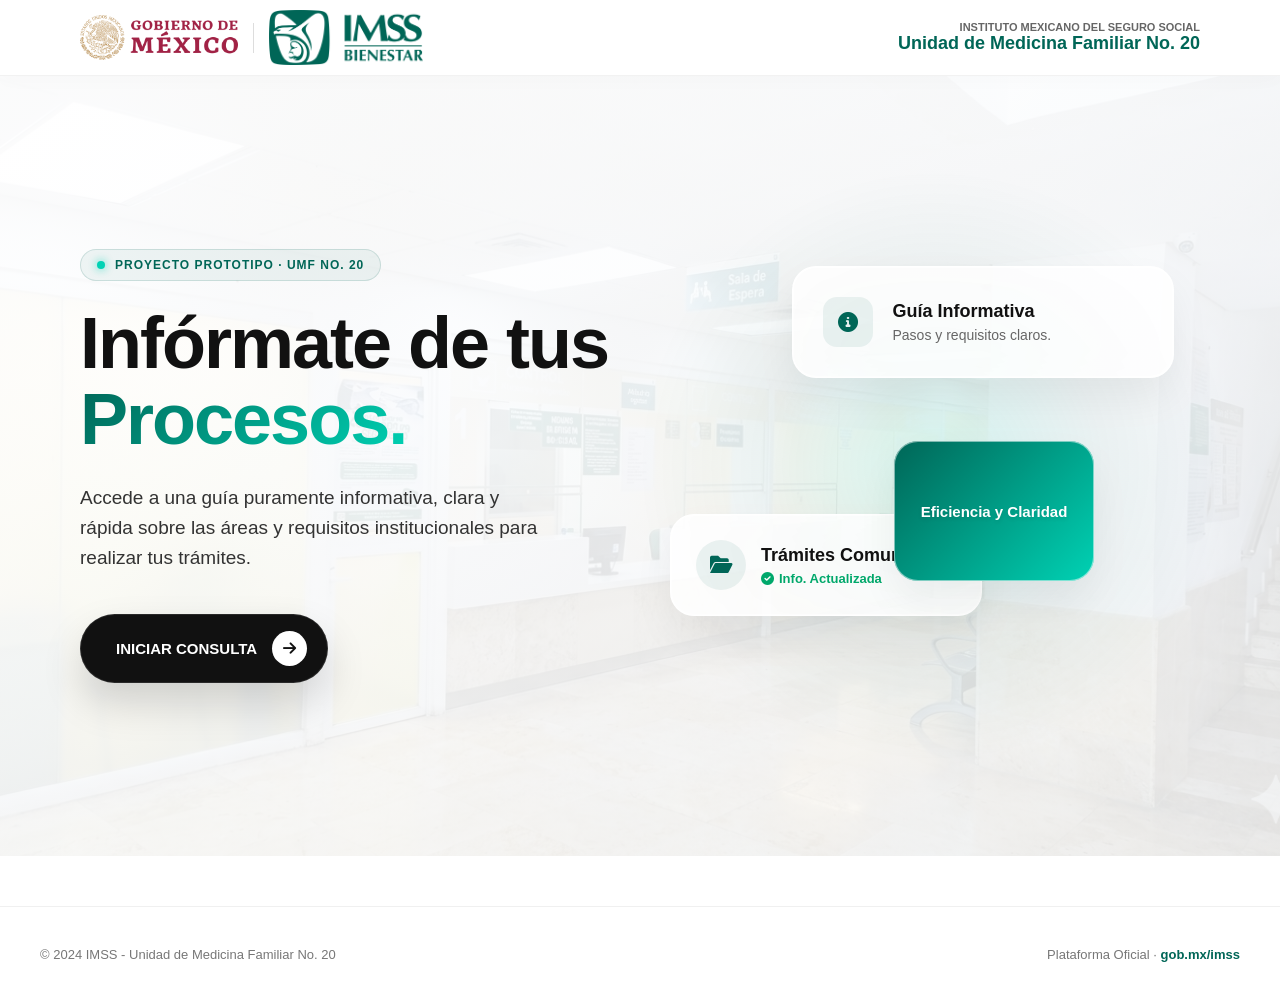
<file: index.html>
<!DOCTYPE html>
<html lang="es">
<head>
    <meta charset="UTF-8">
    <meta name="viewport" content="width=device-width, initial-scale=1.0">
    <link rel="stylesheet" href="https://cdnjs.cloudflare.com/ajax/libs/font-awesome/6.0.0/css/all.min.css">
    <link rel="stylesheet" href="css/estilos_index.css">
    <script src="js/layout.js" defer></script>
    <title>Guía de Trámites IMSS - UMF #20 | Gobierno de México</title>
</head>
<body>

    <imss-header path-prefix="" show-title="true"></imss-header>

    <main class="seccion-hero-moderna">
        <div class="hero-image-full"></div>
        <div class="container-custom hero-grid relative-content">
            <!-- Lado Izquierdo: Contenido -->
            <div class="hero-texto fade-up-1">
                <div class="badge-tech">
                    <span class="punto-verde"></span> Proyecto Prototipo &middot; UMF No. 20
                </div>
                <h1 class="titulo-masivo">
                    Infórmate de tus<br>
                    <span class="texto-gradiente">Procesos.</span>
                </h1>
                <p class="subtitulo-moderno">
                    Accede a una guía puramente informativa, clara y rápida sobre las áreas y requisitos institucionales para realizar tus trámites.
                </p>
                
                <div class="botones-hero">
                    <a href="menu/menu.html" class="btn-neo-primario">
                        <span>INICIAR CONSULTA</span>
                        <div class="btn-icono-flecha"><i class="fa-solid fa-arrow-right"></i></div>
                    </a>
                </div>
            </div>

            <!-- Lado Derecho: Composición Bento/Flotante -->
            <div class="hero-bento fade-up-2">
                <div class="glow-orb-moderno"></div>
                
                <div class="bento-card card-afiliacion float-anim-1">
                    <div class="bento-icon"><i class="fa-solid fa-circle-info"></i></div>
                    <div class="bento-info">
                        <h4>Guía Informativa</h4>
                        <p>Pasos y requisitos claros.</p>
                    </div>
                </div>

                <div class="bento-card card-rapido float-anim-2">
                    <div class="bento-icon-circulo"><i class="fa-solid fa-folder-open"></i></div>
                    <div class="bento-info-compact">
                        <h4>Trámites Comunes</h4>
                        <span class="status-ok"><i class="fa-solid fa-check-circle"></i> Info. Actualizada</span>
                    </div>
                </div>

                <div class="bento-card card-grafico float-anim-3">
                    <div class="glass-overlay-full">
                        <span>Eficiencia y Claridad</span>
                    </div>
                </div>
            </div>
        </div>
    </main>

    <imss-footer></imss-footer>

</body>
</html>
</file>
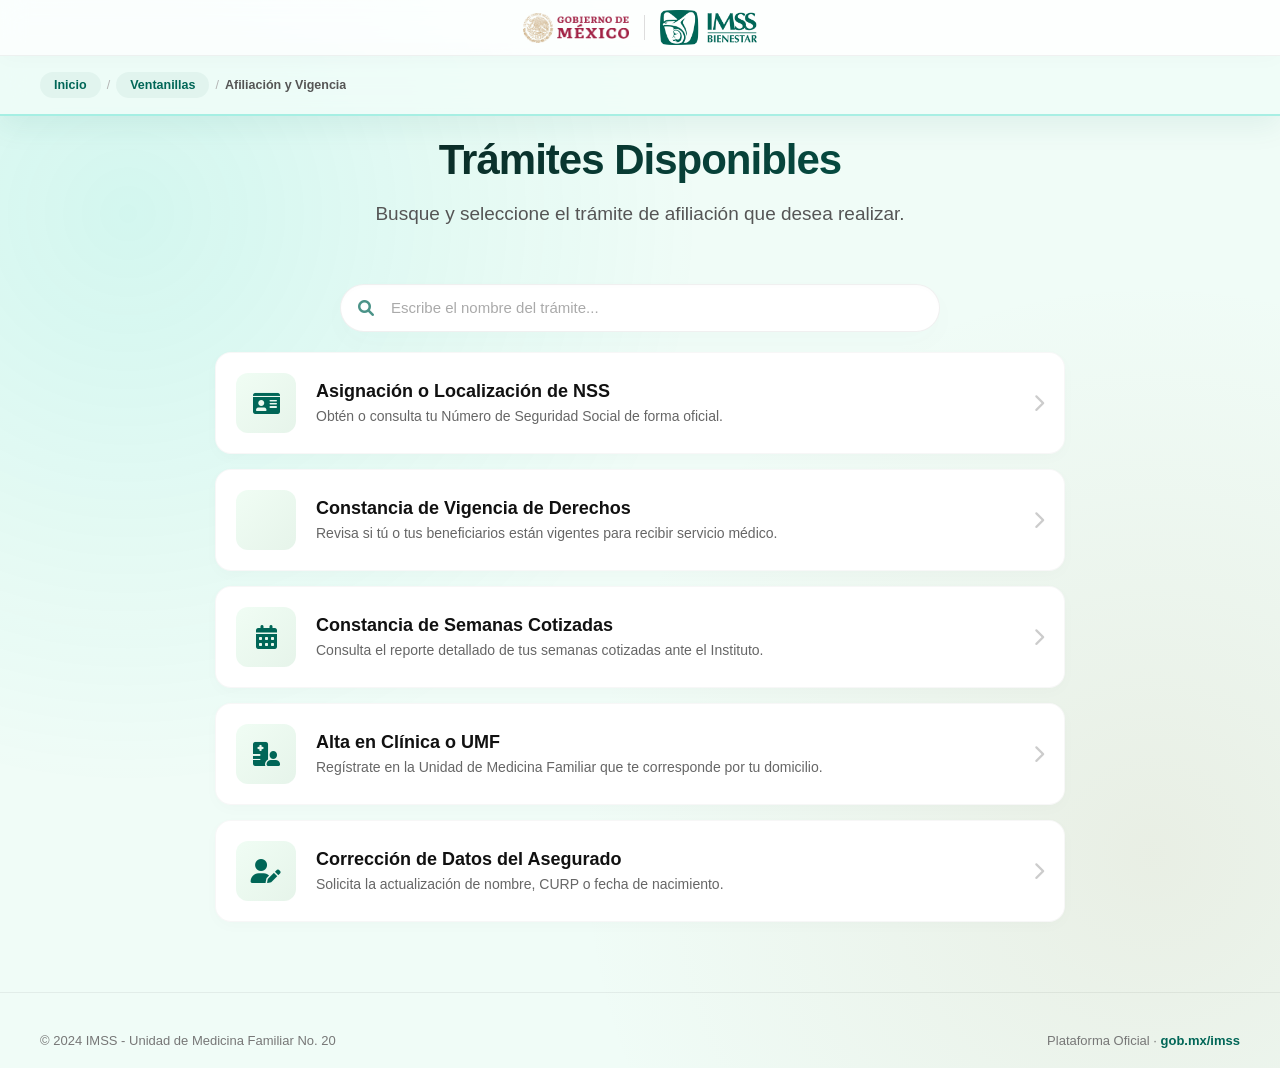
<file: menu/afiliacion.html>
<!DOCTYPE html>
<html lang="es">
<head>
    <meta charset="UTF-8" />
    <meta name="viewport" content="width=device-width, initial-scale=1.0" />
    <title>IMSS - Afiliación y Vigencia</title>
    <link rel="stylesheet" href="../css/estilos_contenido.css" />
    <link rel="stylesheet" href="https://cdnjs.cloudflare.com/ajax/libs/font-awesome/6.0.0/css/all.min.css">
    <script src="../js/layout.js" defer></script>
</head>

<body>
    <imss-header path-prefix="../"></imss-header>

    <nav class="navbar-secundaria">
        <div class="container-custom flex-nav">
            <div class="migajas-pan">
                <a href="../index.html">Inicio</a>
                <span class="separador">/</span>
                <a href="menu.html">Ventanillas</a>
                <span class="separador">/</span>
                <span class="actual">Afiliación y Vigencia</span>
            </div>
        </div>
    </nav>

    <main class="contenido-principal">
        <section class="container-custom">
            
            <div class="introduccion">
                <h1>Trámites Disponibles</h1>
                <p>Busque y seleccione el trámite de afiliación que desea realizar.</p>
            </div>

           <div class="search-wrapper">
    <div class="search-container">
        <i class="fa-solid fa-magnifying-glass"></i>
        <input type="text" id="buscador-afiliacion" onkeyup="filtrarLista()" placeholder="Escribe el nombre del trámite...">
    </div>
</div>

            <div class="lista-tramites-vertical" id="contenedor-afiliacion">
                
                <div class="item-tramite" onclick="ir('../tramites/afiliacion.html')">
                    <div class="icon-box"><i class="fa-solid fa-id-card"></i></div>
                    <div class="texto-tramite">
                        <h3>Asignación o Localización de NSS</h3>
                        <p>Obtén o consulta tu Número de Seguridad Social de forma oficial.</p>
                    </div>
                    <i class="fa-solid fa-chevron-right flecha"></i>
                </div>

                <div class="item-tramite" onclick="ir('../tramites/vigencia.html')">
                    <div class="icon-box"><i class="fa-solid fa-file-circle-check"></i></div>
                    <div class="texto-tramite">
                        <h3>Constancia de Vigencia de Derechos</h3>
                        <p>Revisa si tú o tus beneficiarios están vigentes para recibir servicio médico.</p>
                    </div>
                    <i class="fa-solid fa-chevron-right flecha"></i>
                </div>

                <div class="item-tramite" onclick="ir('../tramites/semanas.html')">
                    <div class="icon-box"><i class="fa-solid fa-calendar-days"></i></div>
                    <div class="texto-tramite">
                        <h3>Constancia de Semanas Cotizadas</h3>
                        <p>Consulta el reporte detallado de tus semanas cotizadas ante el Instituto.</p>
                    </div>
                    <i class="fa-solid fa-chevron-right flecha"></i>
                </div>

                <div class="item-tramite" onclick="ir('../tramites/alta-clinica.html')">
                    <div class="icon-box"><i class="fa-solid fa-hospital-user"></i></div>
                    <div class="texto-tramite">
                        <h3>Alta en Clínica o UMF</h3>
                        <p>Regístrate en la Unidad de Medicina Familiar que te corresponde por tu domicilio.</p>
                    </div>
                    <i class="fa-solid fa-chevron-right flecha"></i>
                </div>

                <div class="item-tramite" onclick="ir('../tramites/actualizacion.html')">
                    <div class="icon-box"><i class="fa-solid fa-user-pen"></i></div>
                    <div class="texto-tramite">
                        <h3>Corrección de Datos del Asegurado</h3>
                        <p>Solicita la actualización de nombre, CURP o fecha de nacimiento.</p>
                    </div>
                    <i class="fa-solid fa-chevron-right flecha"></i>
                </div>

            </div>
        </section>
    </main>

    <script>
        function filtrarLista() {
            let input = document.getElementById('buscador-afiliacion');
            let filter = input.value.toUpperCase();
            let contenedor = document.getElementById("contenedor-afiliacion");
            let items = contenedor.getElementsByClassName('item-tramite');

            for (let i = 0; i < items.length; i++) {
                let titulo = items[i].getElementsByTagName("h3")[0];
                let txtValue = titulo.textContent || titulo.innerText;
                if (txtValue.toUpperCase().indexOf(filter) > -1) {
                    items[i].style.display = "";
                    items[i].style.animation = "fadeIn 0.3s";
                } else {
                    items[i].style.display = "none";
                }
            }
        }

        function ir(url) {
            window.location.href = url;
        }
    </script>
    <imss-footer></imss-footer>
</body>
</html>
</file>
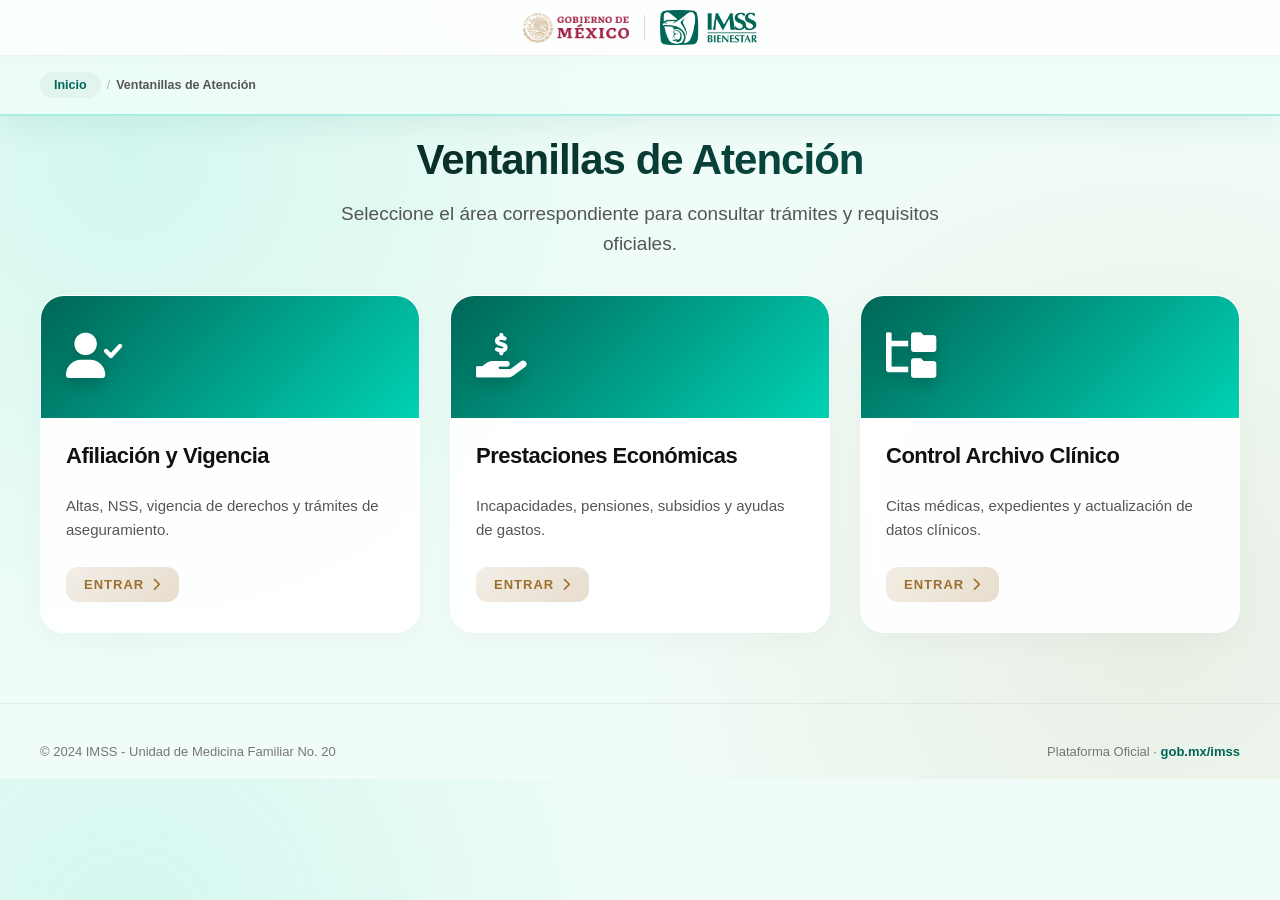
<file: menu/menu.html>
<!DOCTYPE html>
<html lang="es">
<head>
    <meta charset="UTF-8" />
    <meta name="viewport" content="width=device-width, initial-scale=1.0" />
    <title>IMSS - Ventanillas de Atención</title>
    <link rel="stylesheet" href="../css/estilos_contenido.css" />
    <link rel="stylesheet" href="https://cdnjs.cloudflare.com/ajax/libs/font-awesome/6.0.0/css/all.min.css">
    <script src="../js/layout.js" defer></script>
</head>

<body>
    <imss-header path-prefix="../"></imss-header>

    <nav class="navbar-secundaria">
        <div class="container-custom flex-nav">
            <div class="migajas-pan">
                <a href="../index.html">Inicio</a>
                <span class="separador">/</span>
                <span class="actual">Ventanillas de Atención</span>
            </div>
        </div>
    </nav>

    <main class="contenido-principal">
        <section class="container-custom">
            <div class="introduccion">
                <h1>Ventanillas de Atención</h1>
                <p>Seleccione el área correspondiente para consultar trámites y requisitos oficiales.</p>
            </div>

            <div class="grid-ventanillas">
                <div class="card-tramite" onclick="ir('afiliacion.html')">
                    <div class="card-icon"><i class="fa-solid fa-user-check"></i></div>
                    <div class="card-body">
                        <h3>Afiliación y Vigencia</h3>
                        <p class="card-desc">Altas, NSS, vigencia de derechos y trámites de aseguramiento.</p>
                        <span class="btn-text">Entrar <i class="fa-solid fa-chevron-right"></i></span>
                    </div>
                </div>

                <div class="card-tramite" onclick="ir('../ventanillas/prestaciones.html')">
                    <div class="card-icon"><i class="fa-solid fa-hand-holding-dollar"></i></div>
                    <div class="card-body">
                        <h3>Prestaciones Económicas</h3>
                        <p class="card-desc">Incapacidades, pensiones, subsidios y ayudas de gastos.</p>
                        <span class="btn-text">Entrar <i class="fa-solid fa-chevron-right"></i></span>
                    </div>
                </div>

                <div class="card-tramite" onclick="ir('../ventanillas/archivo.html')">
                    <div class="card-icon"><i class="fa-solid fa-folder-tree"></i></div>
                    <div class="card-body">
                        <h3>Control Archivo Clínico</h3>
                        <p class="card-desc">Citas médicas, expedientes y actualización de datos clínicos.</p>
                        <span class="btn-text">Entrar <i class="fa-solid fa-chevron-right"></i></span>
                    </div>
                </div>
            </div>
        </section>
    </main>

    <imss-footer></imss-footer>
    <script src="../js/script.js"></script>
</body>
</html>
</file>
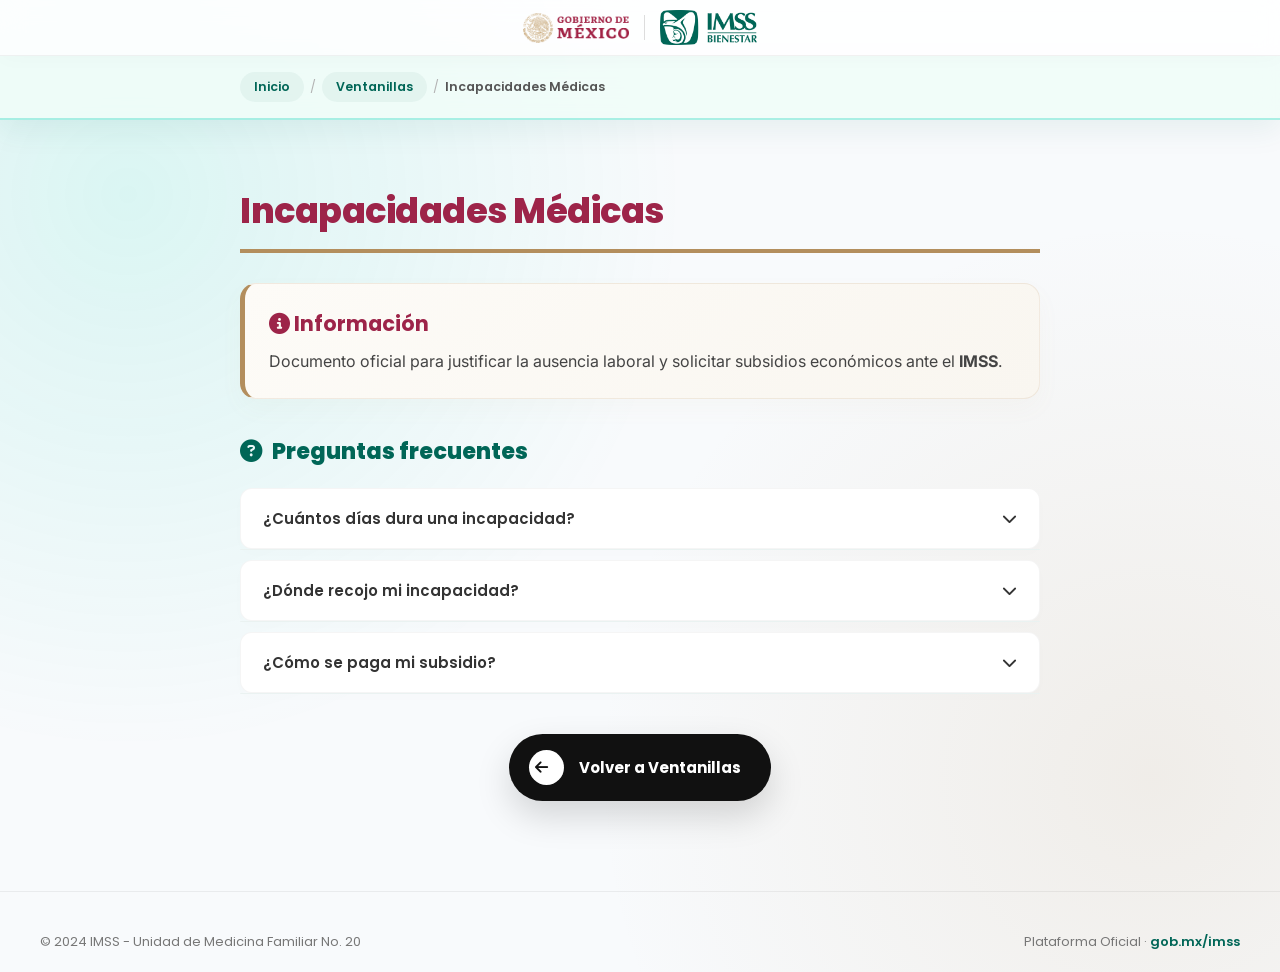
<file: tramites/afiliacion.html>
<!DOCTYPE html>
<html lang="es">
<head>
    <meta charset="UTF-8">
    <meta name="viewport" content="width=device-width, initial-scale=1.0">
    <title>Incapacidades | IMSS</title>
    <link href="https://fonts.googleapis.com/css2?family=Poppins:wght@400;500;600;700;800;900&family=Inter:wght@400;500;600&display=swap" rel="stylesheet">
    <link rel="stylesheet" href="https://cdnjs.cloudflare.com/ajax/libs/font-awesome/6.4.0/css/all.min.css">
    <link rel="stylesheet" href="../css/estilos_contenido.css">
    <script src="../js/layout.js" defer></script>
    
    <style>
        :root {
            --imss-verde: #006657;
            --gob-guinda: #9D2449;
            --gob-dorado: #B38E5D;
            --gris-suave: linear-gradient(135deg, #fdfbf7 0%, #f9f6f0 100%);
        }

        body {
            font-family: 'Inter', sans-serif;
            margin: 0;
            padding: 0;
            background-color: #f8fafc;
            color: #333;
            -webkit-tap-highlight-color: transparent; /* Mejora tacto en móvil */
        }

        .container {
            max-width: 800px;
            margin: 0 auto;
            padding: 40px 20px;
        }

        h1, h2, h3, h4, h5, h6 {
            font-family: 'Poppins', sans-serif;
        }

        /* Adaptación móvil para títulos */
        h1 {
            color: var(--gob-guinda);
            font-size: 2.2rem;
            font-weight: 800;
            border-bottom: 4px solid var(--gob-dorado);
            padding-bottom: 12px;
            margin-bottom: 30px;
            letter-spacing: -0.5px;
        }

        @media (max-width: 600px) {
            h1 { font-size: 1.8rem; }
            .container { padding: 20px 15px; }
        }

        /* Bloque de Información General */
        .info-header {
            background: var(--gris-suave);
            border-left: 5px solid var(--gob-dorado);
            border: 1px solid rgba(179, 142, 93, 0.15);
            border-left: 5px solid var(--gob-dorado);
            padding: 24px;
            border-radius: 16px;
            margin-bottom: 35px;
            box-shadow: 0 10px 25px rgba(179, 142, 93, 0.04);
        }

        .info-header h2 {
            margin: 0 0 10px 0;
            color: var(--gob-guinda);
            font-size: 1.3rem;
            font-weight: 700;
        }
        
        .info-header p {
            margin: 0;
            line-height: 1.6;
            color: #444;
        }

        button {
          font-family: 'Poppins', sans-serif;
          font-weight: 700;
        }

        .btn-regresar i{
            margin-right: 10px;
        }
        
        /* --- SECCIÓN VERDE: PREGUNTAS FRECUENTES --- */
        .faq-section h2 {
            color: var(--imss-verde);
            font-size: 1.4rem;
            font-weight: 800;
            margin-bottom: 20px;
            display: flex;
            align-items: center;
            gap: 10px;
        }

        .accordion {
            background-color: #fff;
            color: #333;
            cursor: pointer;
            padding: 18px 22px;
            width: 100%;
            border: 1px solid rgba(0, 0, 0, 0.04);
            text-align: left;
            font-size: 15px;
            font-weight: 600;
            margin-top: 10px;
            display: flex;
            justify-content: space-between;
            align-items: center;
            border-radius: 12px;
            transition: all 0.3s cubic-bezier(0.165, 0.84, 0.44, 1);
            box-shadow: 0 4px 15px rgba(0, 0, 0, 0.01);
        }

        .accordion:hover {
            border-color: rgba(0, 102, 87, 0.2);
            box-shadow: 0 6px 20px rgba(0, 102, 87, 0.04);
        }

        /* Solo el acordeón se vuelve verde al abrirse */
        .accordion.active {
            background: linear-gradient(135deg, var(--imss-verde) 0%, #004d41 100%);
            color: white;
            border-color: transparent;
            box-shadow: 0 10px 25px rgba(0, 102, 87, 0.15);
        }

        .panel-faq {
            background-color: #fff;
            max-height: 0;
            overflow: hidden;
            transition: max-height 0.3s ease-out;
            border-radius: 0 0 12px 12px;
            border: 1px solid rgba(0, 102, 87, 0.08);
            border-top: none;
            box-shadow: 0 10px 25px rgba(0, 102, 87, 0.02);
        }

        .panel-faq p {
            padding: 18px 22px;
            margin: 0;
            font-size: 14px;
            line-height: 1.6;
            color: #444;
        }

        /* Botón Volver */
        .btn-regresar {
            display: flex;
            width: fit-content;
            align-items: center;
            gap: 15px;
            margin: 40px auto 0 auto;
            padding: 16px 30px 16px 20px;
            background: #111;
            color: white;
            text-decoration: none;
            border-radius: 50px;
            font-weight: 700;
            font-size: 15px;
            font-family: 'Poppins', sans-serif;
            box-shadow: 0 15px 35px rgba(0,0,0,0.15);
            transition: all 0.4s cubic-bezier(0.2, 0.8, 0.2, 1);
        }

        .btn-icono-flecha {
            background: white;
            color: #111;
            width: 35px;
            height: 35px;
            border-radius: 50%;
            display: flex;
            align-items: center;
            justify-content: center;
            transition: transform 0.4s ease;
        }

        .btn-regresar:hover {
            background: var(--imss-verde);
            transform: translateY(-3px);
            box-shadow: 0 20px 40px rgba(0, 102, 87, 0.25);
        }

        .btn-regresar:hover .btn-icono-flecha {
            transform: translateX(-5px);
        }
    </style>
</head>
<body>

<imss-header path-prefix="../"></imss-header>

<nav class="navbar-secundaria">
    <div class="container-custom flex-nav" style="max-width: 800px; margin: 0 auto; padding: 0 20px;">
        <div class="migajas-pan">
            <a href="../index.html">Inicio</a>
            <span class="separador">/</span>
            <a href="../menu/menu.html">Ventanillas</a>
            <span class="separador">/</span>
            <span class="actual">Incapacidades Médicas</span>
        </div>
    </div>
</nav><div class="container">
    <h1>Incapacidades Médicas</h1>

    <div class="info-header">
        <h2><i class="fa-solid fa-circle-info"></i> Información</h2>
        <p>Documento oficial para justificar la ausencia laboral y solicitar subsidios económicos ante el <strong>IMSS</strong>.</p>
    </div>

    <div class="faq-section">
        <h2><i class="fa-solid fa-circle-question"></i> Preguntas frecuentes</h2>

        <button class="accordion">
            ¿Cuántos días dura una incapacidad?
            <i class="fa-solid fa-chevron-down"></i>
        </button>
        <div class="panel-faq">
            <p>Es determinada por el médico tratante según el diagnóstico. En <strong>Enfermedad General</strong> puede ser de 1 a 30 días iniciales, prorrogables hasta 52 semanas.</p>
        </div>

        <button class="accordion">
            ¿Dónde recojo mi incapacidad?
            <i class="fa-solid fa-chevron-down"></i>
        </button>
        <div class="panel-faq">
            <p>Puedes obtenerla digitalmente en la app <strong>IMSS Digital</strong> o físicamente en el módulo de Control de Prestaciones de tu clínica.</p>
        </div>

        <button class="accordion">
            ¿Cómo se paga mi subsidio?
            <i class="fa-solid fa-chevron-down"></i>
        </button>
        <div class="panel-faq">
            <p>Se deposita directamente a tu cuenta bancaria. Recuerda registrar tu <strong>CLABE Interbancaria</strong> en el Escritorio Virtual o ventanilla.</p>
        </div>
    </div>

    <a href="../menu/menu.html" class="btn-regresar">
        <div class="btn-icono-flecha"><i class="fa-solid fa-arrow-left"></i></div>
        <span>Volver a Ventanillas</span>
    </a>
</div>

<script>
    const acc = document.getElementsByClassName("accordion");
    for (let i = 0; i < acc.length; i++) {
        acc[i].addEventListener("click", function() {
            this.classList.toggle("active");
            const panel = this.nextElementSibling;
            const icon = this.querySelector("i");
            
            if (panel.style.maxHeight) {
                panel.style.maxHeight = null;
                panel.classList.remove("show");
                icon.classList.replace("fa-chevron-up", "fa-chevron-down");
            } else {
                panel.style.maxHeight = panel.scrollHeight + "px";
                panel.classList.add("show");
                icon.classList.replace("fa-chevron-down", "fa-chevron-up");
            }
        });
    }
</script>

<imss-footer></imss-footer>
</body>
</html>
</file>
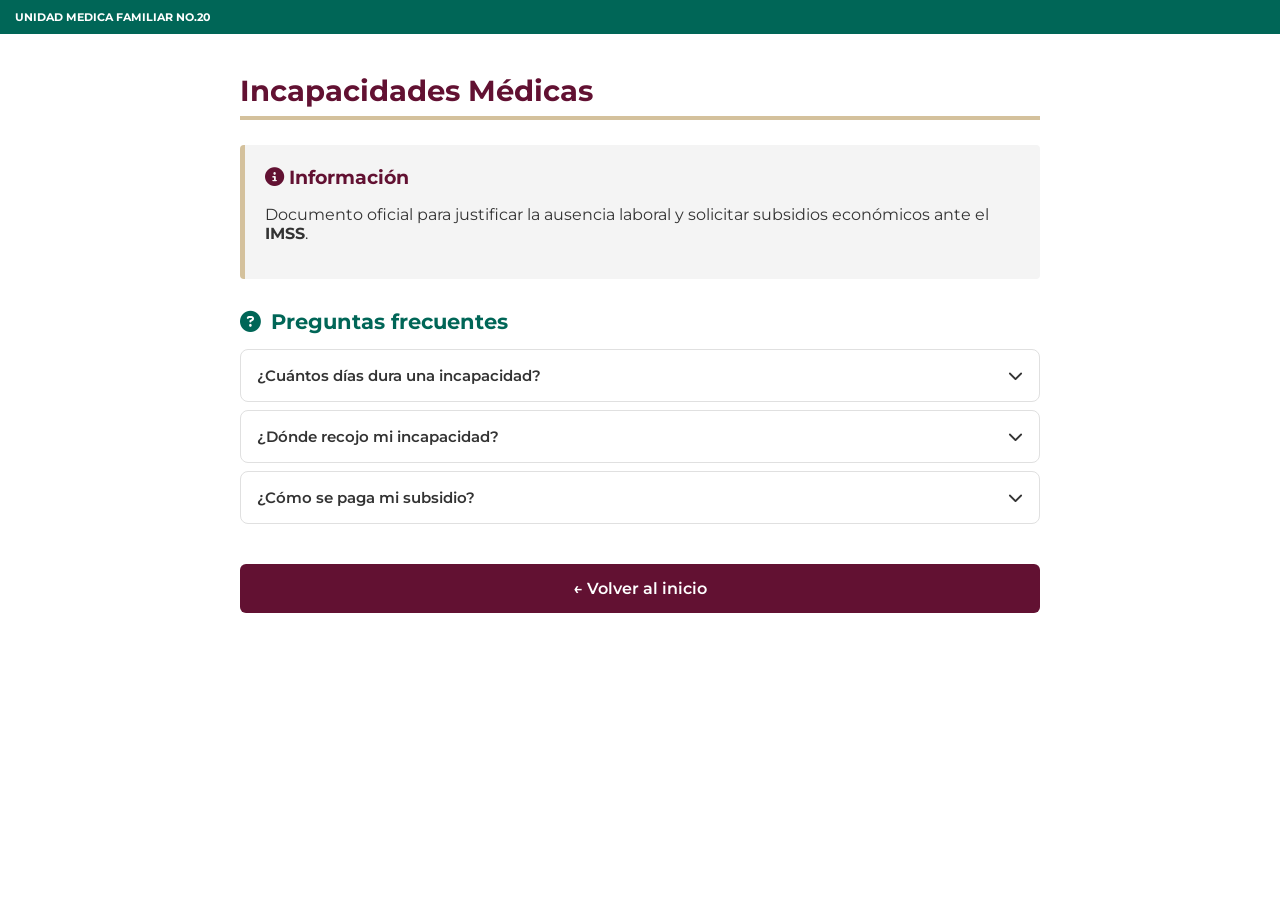
<file: ventanillas/afiliacion.html>
<!DOCTYPE html>
<html lang="es">
<head>
    <meta charset="UTF-8">
    <meta name="viewport" content="width=device-width, initial-scale=1.0">
    <title>Incapacidades | IMSS</title>
    <link href="https://fonts.googleapis.com/css2?family=Montserrat:wght@400;600;700&display=swap" rel="stylesheet">
    <link rel="stylesheet" href="https://cdnjs.cloudflare.com/ajax/libs/font-awesome/6.4.0/css/all.min.css">
    
    <style>
        :root {
            --imss-verde: #006657;
            --gob-guinda: #621132;
            --gob-dorado: #D4C19C;
            --gris-suave: #f4f4f4;
        }

        body {
            font-family: 'Montserrat', sans-serif;
            margin: 0;
            padding: 0;
            background-color: #fff;
            color: #333;
            -webkit-tap-highlight-color: transparent; /* Mejora tacto en móvil */
        }

        /* Cabecera Gobierno */
        .nav-gob {
            background-color: #006657;
            padding: 10px 15px;
            color: white;
            font-size: 11px;
            text-transform: uppercase;
            font-weight: bolder;
        }

        .container {
            max-width: 800px;
            margin: 0 auto;
            padding: 20px;
        }

        /* Adaptación móvil para títulos */
        h1 {
            color: var(--gob-guinda);
            font-size: 1.8rem;
            border-bottom: 4px solid var(--gob-dorado);
            padding-bottom: 8px;
            margin-bottom: 25px;
        }

        @media (max-width: 600px) {
            h1 { font-size: 1.5rem; }
            .container { padding: 15px; }
        }

        /* Bloque de Información General */
        .info-header {
            background-color: var(--gris-suave);
            border-left: 5px solid var(--gob-dorado);
            padding: 20px;
            border-radius: 4px;
            margin-bottom: 30px;
        }

        .info-header h2 {
            margin: 0 0 10px 0;
            color: var(--gob-guinda);
            font-size: 1.2rem;
        }
        button {
          font-family: 'Montserrat', sans-serif;
          font-weight: bolder;
        }

        /* --- SECCIÓN VERDE: PREGUNTAS FRECUENTES --- */
        .faq-section h2 {
            color: var(--imss-verde);
            font-size: 1.3rem;
            margin-bottom: 15px;
            display: flex;
            align-items: center;
            gap: 10px;
        }

        .accordion {
            background-color: #fff;
            color: #333;
            cursor: pointer;
            padding: 16px;
            width: 100%;
            border: 1px solid #e0e0e0;
            text-align: left;
            font-size: 15px;
            font-weight: 600;
            margin-top: 8px;
            display: flex;
            justify-content: space-between;
            align-items: center;
            border-radius: 8px;
            transition: 0.3s ease;
        }

        /* Solo el acordeón se vuelve verde al abrirse */
        .accordion.active {
            background-color: var(--imss-verde);
            color: white;
            border-color: var(--imss-verde);
        }

        .panel-faq {
            background-color: #fff;
            max-height: 0;
            overflow: hidden;
            transition: max-height 0.3s ease-out;
            border-radius: 0 0 8px 8px;
            border-left: 2px solid var(--imss-verde);
            border-right: 2px solid var(--imss-verde);
        }

        .panel-faq.show {
            border-bottom: 2px solid var(--imss-verde);
        }

        .panel-faq p {
            padding: 15px 20px;
            margin: 0;
            font-size: 14px;
            line-height: 1.6;
            color: #444;
        }

        /* Botón Volver */
        .btn-regresar {
            display: block;
            text-align: center;
            margin-top: 40px;
            padding: 15px;
            background-color: var(--gob-guinda);
            color: white;
            text-decoration: none;
            border-radius: 6px;
            font-weight: 600;
            font-size: 16px;
        }

        .btn-regresar:active {
            transform: scale(0.98);
            background-color: #480c25;
        }
    </style>
</head>
<body>

<div class="nav-gob">UNIDAD MEDICA FAMILIAR No.20</div>

<div class="container">
    <h1>Incapacidades Médicas</h1>

    <div class="info-header">
        <h2><i class="fa-solid fa-circle-info"></i> Información</h2>
        <p>Documento oficial para justificar la ausencia laboral y solicitar subsidios económicos ante el <strong>IMSS</strong>.</p>
    </div>

    <div class="faq-section">
        <h2><i class="fa-solid fa-circle-question"></i> Preguntas frecuentes</h2>

        <button class="accordion">
            ¿Cuántos días dura una incapacidad?
            <i class="fa-solid fa-chevron-down"></i>
        </button>
        <div class="panel-faq">
            <p>Es determinada por el médico tratante según el diagnóstico. En <strong>Enfermedad General</strong> puede ser de 1 a 30 días iniciales, prorrogables hasta 52 semanas.</p>
        </div>

        <button class="accordion">
            ¿Dónde recojo mi incapacidad?
            <i class="fa-solid fa-chevron-down"></i>
        </button>
        <div class="panel-faq">
            <p>Puedes obtenerla digitalmente en la app <strong>IMSS Digital</strong> o físicamente en el módulo de Control de Prestaciones de tu clínica.</p>
        </div>

        <button class="accordion">
            ¿Cómo se paga mi subsidio?
            <i class="fa-solid fa-chevron-down"></i>
        </button>
        <div class="panel-faq">
            <p>Se deposita directamente a tu cuenta bancaria. Recuerda registrar tu <strong>CLABE Interbancaria</strong> en el Escritorio Virtual o ventanilla.</p>
        </div>
    </div>

    <a href="../index.html" class="btn-regresar">← Volver al inicio</a>
</div>

<script>
    const acc = document.getElementsByClassName("accordion");
    for (let i = 0; i < acc.length; i++) {
        acc[i].addEventListener("click", function() {
            this.classList.toggle("active");
            const panel = this.nextElementSibling;
            const icon = this.querySelector("i");
            
            if (panel.style.maxHeight) {
                panel.style.maxHeight = null;
                panel.classList.remove("show");
                icon.classList.replace("fa-chevron-up", "fa-chevron-down");
            } else {
                panel.style.maxHeight = panel.scrollHeight + "px";
                panel.classList.add("show");
                icon.classList.replace("fa-chevron-down", "fa-chevron-up");
            }
        });
    }
</script>

</body>
</html>
</file>
<file: css/estilos_index.css>
:root {
    --verde-imss: #006657;
    --verde-hover: #019982;
    --guinda-gob: #9D2449;
    --dorado-gob: #B38E5D;
    --negro-footer: #1a1a1a;
    --texto: #1a1a1a;
    --blanco: #FFFFFF;
}

@import url('https://fonts.googleapis.com/css2?family=Poppins:wght@400;500;600;700;800;900&family=Inter:wght@400;500;600&display=swap');

html, body {
    margin: 0;
    font-family: 'Inter', sans-serif;
    background-color: var(--blanco);
    color: var(--texto);
    display: flex;
    flex-direction: column;
    min-height: 100vh;
    overflow-x: hidden;
    width: 100%;
    max-width: 100vw;
}

h1, h2, h3, h4, h5, h6, .titulo-masivo, .btn-neo-primario, .bento-info h4 {
    font-family: 'Poppins', sans-serif;
}

/* Contenedor Base con Aire en los Bordes para PC */
.container-custom {
    max-width: 1200px;
    margin: 0 auto;
    width: 100%;
    padding: 0 40px;
    box-sizing: border-box;
}

/* --- HEADER --- */
.panel-superior {
    background: rgba(255, 255, 255, 0.85);
    backdrop-filter: blur(12px);
    -webkit-backdrop-filter: blur(12px);
    margin: 0;
    width: 100%;
    max-width: 100%;
    border-radius: 0;
    border-bottom: 1px solid rgba(0, 0, 0, 0.05);
    box-shadow: 0 4px 20px rgba(0, 0, 0, 0.02);
    z-index: 100;
    position: relative;
    padding: 10px 0;
    box-sizing: border-box;
}

.flex-header {
    display: flex;
    justify-content: space-between;
    align-items: center;
    gap: 20px;
}

.header-centrado {
    justify-content: center !important;
}

.logos-brand {
    display: flex;
    align-items: center;
    gap: 15px;
    flex-shrink: 0;
}

.logo-gob-header { height: 45px; width: auto; }
.logo-imss { height: 55px; width: auto; }

.separador-logos {
    width: 1px;
    height: 30px;
    background-color: #ddd;
}

.unidad-info {
    display: flex;
    flex-direction: column;
    text-align: right;
}

.instituto { 
    font-size: 11px; 
    color: #666; 
    font-weight: 600; 
    text-transform: uppercase; 
}

.umf { 
    font-size: 18px; 
    font-weight: 800; 
    color: var(--verde-imss); 
    line-height: 1.2;
}

/* --- SECCIÓN HERO MODERNA (BENTO GRID) --- */
.seccion-hero-moderna {
    width: 100%;
    min-height: calc(100vh - 120px);
    display: flex;
    align-items: center;
    padding: 60px 0;
    position: relative;
    overflow: hidden;
    box-sizing: border-box;
}

.hero-image-full {
    position: absolute;
    top: 0; left: 0; width: 100%; height: 100%;
    background-image: url('../img/clinic_hero_bg.png'); /* Imagen de fondo */
    background-size: cover;
    background-position: center;
    z-index: 0;
}

.hero-image-full::after {
    content: '';
    position: absolute;
    top: 0; left: 0; width: 100%; height: 100%;
    /* Un gradiente ultra claro encima de la foto para que no afecte la lectura ni choque con el look limpio */
    background: linear-gradient(135deg, rgba(255, 255, 255, 0.96) 0%, rgba(248, 250, 252, 0.85) 100%);
}

.relative-content { position: relative; z-index: 2; }

.hero-grid {
    display: grid;
    grid-template-columns: 1fr 1fr;
    gap: 60px;
    align-items: center;
    width: 100%;
    position: relative;
    z-index: 2;
}

/* Lado Izquierdo */
.hero-texto {
    display: flex;
    flex-direction: column;
    gap: 25px;
}

.badge-tech {
    display: inline-flex;
    align-items: center;
    gap: 10px;
    background: rgba(0, 102, 87, 0.06);
    border: 1px solid rgba(0, 102, 87, 0.15);
    color: var(--verde-imss);
    font-weight: 700;
    font-size: 12px;
    padding: 8px 16px;
    border-radius: 50px;
    width: fit-content;
    text-transform: uppercase;
    letter-spacing: 1px;
}

.punto-verde {
    width: 8px;
    height: 8px;
    background: #00d2b4;
    border-radius: 50%;
    box-shadow: 0 0 10px rgba(0, 210, 180, 0.8);
    animation: pulseDot 2s infinite;
}

@keyframes pulseDot {
    0% { transform: scale(0.95); box-shadow: 0 0 0 0 rgba(0, 210, 180, 0.7); }
    70% { transform: scale(1); box-shadow: 0 0 0 10px rgba(0, 210, 180, 0); }
    100% { transform: scale(0.95); box-shadow: 0 0 0 0 rgba(0, 210, 180, 0); }
}

.titulo-masivo {
    font-size: 72px;
    font-weight: 900;
    line-height: 1.05;
    margin: 0;
    color: #111;
    letter-spacing: -2px;
}

.texto-gradiente {
    background: linear-gradient(135deg, var(--verde-imss) 0%, #00d2b4 100%);
    -webkit-background-clip: text;
    -webkit-text-fill-color: transparent;
}

.subtitulo-moderno {
    font-size: 19px;
    color: #333;
    line-height: 1.6;
    max-width: 90%;
    margin: 0;
    font-weight: 500;
}

.botones-hero {
    margin-top: 15px;
}

.btn-neo-primario {
    display: inline-flex;
    align-items: center;
    gap: 15px;
    background: #111;
    color: white;
    padding: 16px 20px 16px 35px;
    border-radius: 50px;
    font-size: 15px;
    font-weight: 700;
    text-decoration: none;
    transition: all 0.4s cubic-bezier(0.2, 0.8, 0.2, 1);
    border: 1px solid rgba(255,255,255,0.1);
    box-shadow: 0 20px 40px rgba(0,0,0,0.15);
}

.btn-icono-flecha {
    background: white;
    color: #111;
    width: 35px;
    height: 35px;
    border-radius: 50%;
    display: flex;
    align-items: center;
    justify-content: center;
    transition: transform 0.4s ease;
}

.btn-neo-primario:hover {
    background: var(--verde-imss);
    transform: translateY(-3px);
    box-shadow: 0 25px 50px rgba(0, 102, 87, 0.25);
}

.btn-neo-primario:hover .btn-icono-flecha {
    transform: translateX(5px);
}

/* Lado Derecho (Bento) */
.hero-bento {
    position: relative;
    height: 500px;
    display: flex;
    flex-direction: column;
    justify-content: center;
}

.glow-orb-moderno {
    position: absolute;
    width: 600px;
    height: 600px;
    background: radial-gradient(circle, rgba(0, 210, 180, 0.15) 0%, rgba(0, 102, 87, 0.05) 40%, rgba(255,255,255,0) 70%);
    top: 50%;
    left: 50%;
    transform: translate(-50%, -50%);
    z-index: 0;
    pointer-events: none;
}

.bento-card {
    background: rgba(255, 255, 255, 0.85);
    backdrop-filter: blur(20px);
    -webkit-backdrop-filter: blur(20px);
    border: 1px solid rgba(255, 255, 255, 0.9);
    border-radius: 24px;
    box-shadow: 0 20px 40px rgba(0,0,0,0.06), inset 0 0 0 1px rgba(255,255,255,0.5);
    position: absolute;
    z-index: 2;
    transition: transform 0.4s ease, box-shadow 0.4s ease;
}

.bento-card:hover {
    transform: translateY(-10px) !important;
    box-shadow: 0 30px 60px rgba(0, 102, 87, 0.12);
}

.card-afiliacion {
    top: 10%;
    right: 5%;
    padding: 30px;
    display: flex;
    align-items: center;
    gap: 20px;
    width: 320px;
}

.card-rapido {
    bottom: 20%;
    left: 0;
    padding: 25px;
    display: flex;
    align-items: center;
    gap: 15px;
    width: 260px;
}

.card-grafico {
    top: 45%;
    right: 20%;
    width: 200px;
    height: 140px;
    background: linear-gradient(135deg, var(--verde-imss) 0%, #00d2b4 100%);
    display: flex;
    align-items: center;
    justify-content: center;
    color: white;
    font-weight: 800;
    text-align: center;
    padding: 20px;
    box-sizing: border-box;
    border: none;
}

.glass-overlay-full {
    width: 100%;
    font-size: 15px;
    font-weight: 800;
    text-shadow: 0 2px 4px rgba(0,0,0,0.1);
}

.bento-icon, .bento-icon-circulo {
    width: 50px;
    height: 50px;
    border-radius: 14px;
    background: rgba(0, 102, 87, 0.08);
    color: var(--verde-imss);
    display: flex;
    align-items: center;
    justify-content: center;
    font-size: 20px;
}

.bento-icon-circulo { border-radius: 50%; }

.bento-info h4, .bento-info-compact h4 { margin: 0 0 5px 0; font-size: 18px; color: #111; }
.bento-info p { margin: 0; font-size: 14px; color: #666; }
.status-ok { font-size: 13px; color: #00a86b; font-weight: 700; display: flex; align-items: center; gap: 5px; }

/* Animaciones Entrada */
.fade-up-1 { animation: fadeUpAnim 0.8s cubic-bezier(0.2, 0.8, 0.2, 1) forwards; }
.fade-up-2 { animation: fadeUpAnim 1s cubic-bezier(0.2, 0.8, 0.2, 1) forwards; opacity: 0; animation-delay: 0.2s; }

@keyframes fadeUpAnim {
    from { opacity: 0; transform: translateY(30px); }
    to { opacity: 1; transform: translateY(0); }
}

.float-anim-1 { animation: float1 6s infinite ease-in-out; }
.float-anim-2 { animation: float2 5s infinite ease-in-out reverse; }
.float-anim-3 { animation: float3 7s infinite ease-in-out; }

@keyframes float1 { 0%, 100% { transform: translateY(0); } 50% { transform: translateY(-15px); } }
@keyframes float2 { 0%, 100% { transform: translateY(0); } 50% { transform: translateY(-10px); } }
@keyframes float3 { 0%, 100% { transform: translateY(0) rotate(0deg); } 50% { transform: translateY(-8px) rotate(2deg); } }

/* --- FOOTER COMPACTO --- */
.footer-compacto {
    background-color: var(--negro-footer);
    color: #fff;
    padding: 12px 0;
    font-size: 12px;
    border-top: 3px solid var(--guinda-gob);
}

.footer-flex {
    display: flex;
    justify-content: space-between;
    align-items: center;
}

/* --- RESPONSIVE (CELULAR Y TABLET) --- */
@media (max-width: 1100px) {
    .hero-grid {
        grid-template-columns: 1fr;
        gap: 60px;
    }
    
    .hero-texto {
        text-align: center;
        align-items: center;
    }
    
    .subtitulo-moderno {
        max-width: 100%;
    }

    .hero-bento {
        height: auto;
        display: flex;
        flex-direction: row;
        flex-wrap: wrap;
        gap: 20px;
        justify-content: center;
    }

    .bento-card {
        position: relative !important;
        top: auto !important;
        bottom: auto !important;
        left: auto !important;
        right: auto !important;
        transform: none !important;
        animation: none !important;
        width: 320px !important;
        margin-bottom: 0;
    }
    
    .card-grafico { height: auto; }
}

@media (max-width: 768px) {
    .container-custom { padding: 0 15px; }

    .panel-superior {
        margin: 0;
        border-radius: 0;
        padding: 15px 20px;
        background: rgba(255, 255, 255, 0.95);
        box-shadow: 0 10px 30px rgba(0, 102, 87, 0.08);
        border: none;
        border-bottom: 1px solid rgba(0,0,0,0.05);
    }

    /* Header no achocado */
    .flex-header {
        flex-direction: column;
        gap: 15px;
        text-align: center;
        padding: 5px 0;
    }

    .logos-brand { width: 100%; justify-content: center; }
    .logo-gob-header { height: 35px; }
    .logo-imss { height: 45px; }

    .unidad-info {
        text-align: center;
        width: 100%;
        border-top: 1px solid rgba(0,0,0,0.06);
        padding-top: 15px;
    }
    
    .umf { font-size: 15px; display: block; padding: 0 10px; }
    .instituto { font-size: 10px; }

    /* Hero Moderno en Móvil */
    .seccion-hero-moderna { 
        padding: 20px 0 40px 0; 
        min-height: auto;
    }

    .hero-grid {
        grid-template-columns: 1fr;
        gap: 40px;
    }

    .hero-texto {
        text-align: center;
        align-items: center;
        gap: 20px;
    }

    .titulo-masivo { font-size: 44px; letter-spacing: -1px; }
    .subtitulo-moderno { font-size: 16px; max-width: 100%; }
    
    .hero-bento {
        height: auto;
        margin-top: 10px;
    }

    .bento-card {
        position: relative;
        top: auto !important;
        right: auto !important;
        left: auto !important;
        bottom: auto !important;
        margin-bottom: 15px;
        width: 100% !important;
        transform: none !important;
        animation: none !important;
        padding: 20px !important;
    }
    
    .card-grafico { height: auto; }

    /* Footer en móvil */
    .footer-flex { flex-direction: column; gap: 12px; text-align: center; }
}
</file>
<file: css/estilos_contenido.css>
:root {
    /* Verde Oficial IMSS */
    --verde-imss: #006657; 
    --verde-hover: #028470;
    --guinda-gob: #9D2449;
    --dorado-gob: #B38E5D;
    --gris-fondo: #f8fafc;
    --texto: #212121;
}

@import url('https://fonts.googleapis.com/css2?family=Poppins:wght@400;500;600;700;800;900&family=Inter:wght@400;500;600&display=swap');

html, body {
    margin: 0;
    font-family: 'Inter', sans-serif;
    background-color: #f0fcf7; /* Verde menta extremadamente suave */
    background-image: radial-gradient(circle at 10% 20%, rgba(0, 210, 180, 0.12) 0%, transparent 40%),
                      radial-gradient(circle at 90% 80%, rgba(179, 142, 93, 0.12) 0%, transparent 40%);
    overflow-x: hidden;
    width: 100%;
    max-width: 100vw;
}

h1, h2, h3, h4, h5, h6, .btn-volver-home, .migajas-pan {
    font-family: 'Poppins', sans-serif;
}

.container-custom {
    max-width: 1200px;
    margin: 0 auto;
    padding: 0 25px;
}

/* Header */
.panel-superior {
    background: rgba(255, 255, 255, 0.85);
    backdrop-filter: blur(12px);
    -webkit-backdrop-filter: blur(12px);
    margin: 0;
    width: 100%;
    max-width: 100%;
    border-radius: 0;
    border-bottom: 1px solid rgba(0, 0, 0, 0.05);
    box-shadow: 0 4px 20px rgba(0, 0, 0, 0.02);
    z-index: 100;
    position: relative;
    padding: 10px 0;
    box-sizing: border-box;
}

.flex-header { display: flex; justify-content: space-between; align-items: center; }
.header-centrado { justify-content: center !important; }
.logos-brand { display: flex; align-items: center; gap: 15px; }
.logo-gob-header { height: 30px; }
.logo-imss { height: 35px; }
.separador-logos { width: 1px; height: 25px; background: #ddd; }

.unidad-info { text-align: right; }
.instituto { font-size: 10px; color: #777; font-weight: 700; text-transform: uppercase; }
.umf { font-size: 16px; font-weight: 800; color: var(--verde-imss); }

/* Navbar con Glassmorphism y Toque de Color */
.navbar-secundaria { 
    background: rgba(240, 253, 248, 0.85); /* Tintado de verde claro */
    backdrop-filter: blur(15px);
    -webkit-backdrop-filter: blur(15px);
    color: var(--texto); 
    padding: 16px 0; 
    box-shadow: 0 10px 30px rgba(0, 102, 87, 0.08);
    border-bottom: 2px solid rgba(0, 210, 180, 0.3);
    position: sticky;
    top: 0;
    z-index: 90;
    width: 100%;
    box-sizing: border-box;
}

.flex-nav { display: flex; align-items: center; position: relative; }

/* Migajas de pan */
.migajas-pan {
    display: flex;
    align-items: center;
    gap: 6px;
    font-size: 12.5px;
    font-weight: 600;
    white-space: nowrap;
    overflow-x: auto;
    -ms-overflow-style: none;
    scrollbar-width: none;
}
.migajas-pan::-webkit-scrollbar {
    display: none;
}

.migajas-pan a {
    color: var(--verde-imss);
    text-decoration: none;
    transition: all 0.3s ease;
    background: rgba(0, 102, 87, 0.05);
    padding: 6px 14px;
    border-radius: 50px;
}

.migajas-pan a:hover {
    background: linear-gradient(135deg, var(--verde-imss) 0%, #00d2b4 100%);
    color: white;
    box-shadow: 0 4px 10px rgba(0, 210, 180, 0.2);
}

.migajas-pan .separador {
    color: #b3b3b3;
    font-weight: 400;
}

.migajas-pan .actual {
    color: #555;
    font-weight: 600;
}


.contenido-principal {
    padding: 20px 0;
    animation: contentFadeIn 0.6s cubic-bezier(0.165, 0.84, 0.44, 1) forwards;
}
.introduccion { text-align: center; margin-bottom: 35px; }
.introduccion h1 { 
    font-size: 42px; 
    font-weight: 900; 
    margin: 0 0 15px 0; 
    background: linear-gradient(135deg, #111 0%, var(--verde-imss) 100%);
    -webkit-background-clip: text;
    -webkit-text-fill-color: transparent;
    letter-spacing: -1px;
}
.introduccion p { color: #555; font-size: 19px; max-width: 650px; margin: 0 auto; line-height: 1.6; }

/* Grid de Ventanillas */
.grid-ventanillas {
    display: grid;
    grid-template-columns: repeat(3, 1fr);
    gap: 30px;
}

.card-tramite {
    background: rgba(255, 255, 255, 0.9);
    backdrop-filter: blur(10px);
    border-radius: 24px;
    overflow: hidden;
    cursor: pointer;
    transition: all 0.4s cubic-bezier(0.165, 0.84, 0.44, 1);
    border: 1px solid rgba(255, 255, 255, 0.8);
    display: flex;
    flex-direction: column;
    text-align: left;
    box-shadow: 0 10px 30px rgba(0,0,0,0.03), inset 0 0 0 1px rgba(255,255,255,0.5);
}

.card-icon {
    background: linear-gradient(135deg, var(--verde-imss) 0%, #00d2b4 100%); 
    padding: 35px 25px;
    color: white;
    font-size: 45px;
    transition: all 0.4s ease;
    border-bottom: none;
    text-shadow: 0 5px 15px rgba(0,0,0,0.2);
    position: relative;
    overflow: hidden;
}

.card-icon::after {
    content: '';
    position: absolute;
    top: -50%; left: -50%;
    width: 200%; height: 200%;
    background: radial-gradient(circle, rgba(255,255,255,0.2) 0%, transparent 60%);
    opacity: 0;
    transition: opacity 0.4s ease;
}

.card-body { padding: 25px 25px 30px 25px; flex-grow: 1; display: flex; flex-direction: column; }
.card-body h3 { font-size: 22px; color: #111; margin: 0 0 10px 0; font-weight: 800; letter-spacing: -0.5px; }
.card-desc { font-size: 15px; color: #555; line-height: 1.6; margin-bottom: 25px; flex-grow: 1; }

.btn-text {
    font-size: 13px;
    font-weight: 800;
    color: #9d6f2d; /* Tono dorado más oscuro */
    text-transform: uppercase;
    letter-spacing: 1px;
    display: flex;
    align-items: center;
    justify-content: flex-start;
    gap: 8px;
    padding: 10px 18px;
    background: linear-gradient(135deg, rgba(179, 142, 93, 0.15) 0%, rgba(179, 142, 93, 0.3) 100%);
    border-radius: 12px;
    width: fit-content;
    transition: all 0.3s ease;
}

/* Hover Mejorado */
.card-tramite:hover {
    transform: translateY(-8px);
    box-shadow: 0 25px 50px rgba(0, 102, 87, 0.08);
}

.card-tramite:hover .btn-text {
    background: linear-gradient(135deg, var(--dorado-gob) 0%, #d4b589 100%);
    color: white;
    box-shadow: 0 5px 15px rgba(179, 142, 93, 0.4);
}

.card-tramite:hover .card-icon {
    transform: scale(1.05);
}

.card-tramite:hover .card-icon::after {
    opacity: 1;
}

.search-wrapper {
    display: flex;
    justify-content: center;
    align-items: center;
    padding: 20px 0;
    width: 100%;
}

.search-container {
    position: relative;
    width: 90%;
    max-width: 600px; 
}

/* Icono de lupa dentro del buscador */
.search-container i {
    position: absolute;
    left: 18px;
    top: 50%;
    transform: translateY(-50%);
    color: var(--verde-imss); 
    font-size: 16px;
    opacity: 0.7;
    pointer-events: none;
}

.search-container input {
    width: 100%;
    box-sizing: border-box;
    padding: 14px 20px 14px 50px; 
    font-size: 16px;
    font-family: 'Montserrat', sans-serif;
    border: 1px solid rgba(0, 0, 0, 0.06);
    border-radius: 30px; 
    background-color: #ffffff;
    color: #333;
    outline: none;
    transition: all 0.3s cubic-bezier(0.4, 0, 0.2, 1);
    box-shadow: 0 10px 30px rgba(0, 102, 87, 0.02), inset 0 2px 4px rgba(0, 0, 0, 0.01); 
}

/* Efecto al hacer clic o escribir */
.search-container input:focus {
    border-color: var(--verde-imss);
    box-shadow: 0 10px 25px rgba(0, 102, 87, 0.06), 0 0 0 3px rgba(0, 102, 87, 0.1); 
    transform: translateY(-1px); 
}

/* Estilo del texto de ayuda (Placeholder) */
.search-container input::placeholder {
    color: #aaa;
    font-size: 15px;
}
.lista-tramites-vertical {
    display: flex;
    flex-direction: column;
    gap: 15px;
    max-width: 850px;
    margin: 0 auto;
}

.item-tramite {
    background: white;
    padding: 20px;
    border-radius: 16px;
    display: flex;
    align-items: center;
    gap: 20px;
    cursor: pointer;
    transition: all 0.4s cubic-bezier(0.165, 0.84, 0.44, 1);
    border: 1px solid rgba(0, 0, 0, 0.03);
    box-shadow: 0 4px 15px rgba(0,0,0,0.02);
    position: relative;
    overflow: hidden;
}

.item-tramite::before {
    content: '';
    position: absolute;
    left: 0;
    top: 0;
    height: 100%;
    width: 0;
    background-color: var(--verde-imss);
    transition: 0.3s;
}

.item-tramite:hover {
    transform: translateX(4px);
    border-color: rgba(0, 0, 0, 0.08);
    box-shadow: 0 8px 20px rgba(0, 0, 0, 0.04);
}

.item-tramite:hover::before {
    width: 6px;
}

.icon-box {
    width: 60px;
    height: 60px;
    background: linear-gradient(135deg, #f0fdf4 0%, #e6f4ea 100%);
    border-radius: 12px;
    display: flex;
    align-items: center;
    justify-content: center;
    font-size: 24px;
    color: var(--verde-imss);
    flex-shrink: 0;
    transition: all 0.3s ease;
}

.item-tramite:hover .icon-box {
    background: linear-gradient(135deg, var(--verde-imss) 0%, #004d41 100%);
    color: white;
}

.texto-tramite {
    flex-grow: 1;
    text-align: left;
}

.texto-tramite h3 {
    margin: 0 0 5px 0;
    font-size: 18px;
    color: #111;
    font-weight: 700;
}

.texto-tramite p {
    margin: 0;
    font-size: 14px;
    color: #666;
    line-height: 1.4;
}

.flecha {
    color: #ccc;
    font-size: 18px;
    transition: 0.3s;
}

.item-tramite:hover .flecha {
    color: var(--guinda-gob);
    transform: translateX(5px);
}

@keyframes fadeIn {
    from { opacity: 0; transform: translateY(10px); }
    to { opacity: 1; transform: translateY(0); }
}
/* Responsive */
@media (max-width: 992px) {
    .grid-ventanillas { grid-template-columns: repeat(2, 1fr); }
}

@media (max-width: 768px) {
    .panel-superior {
        margin: 0;
        border-radius: 0;
        padding: 15px 20px;
        background: rgba(255, 255, 255, 0.95);
        box-shadow: 0 10px 30px rgba(0, 102, 87, 0.08);
        border: none;
        border-bottom: 1px solid rgba(0,0,0,0.05);
    }
    .flex-header { flex-direction: column; gap: 15px; }
    .unidad-info { text-align: center; border-top: 1px solid rgba(0,0,0,0.06); padding-top: 15px; width: 100%; }
    
    .navbar-secundaria { padding: 18px 0; }
    .navbar-secundaria h2 { position: static; transform: none; margin: 0 auto; font-size: 16px; font-weight: 700; letter-spacing: 0.5px; }
    .btn-volver-home { background: rgba(255,255,255,0.15); padding: 8px 14px; border-radius: 12px; }
    .btn-volver-home span { display: none; }
    
    .grid-ventanillas { grid-template-columns: 1fr; gap: 20px; padding: 0 15px; } 
    .introduccion { padding: 10px 15px; }
    .introduccion h1 { font-size: 30px; line-height: 1.2; }
    .introduccion p { font-size: 16px; }
}
@media (max-width: 600px) {
    .item-tramite {
        padding: 18px;
        gap: 15px;
        margin: 0 15px;
        border-radius: 20px;
        box-shadow: 0 8px 20px rgba(0,0,0,0.03);
    }
    .icon-box {
        width: 55px;
        height: 55px;
        font-size: 22px;
        border-radius: 16px;
    }
    .texto-tramite h3 { font-size: 17px; }
    .texto-tramite p { font-size: 14px; }
    .flecha { display: none; } 
}

/* Efecto táctil premium en móvil para botones y tarjetas */
.card-tramite:active, .item-tramite:active, .btn-volver-home:active, .btn-regresar:active {
    transform: scale(0.97);
    opacity: 0.9;
    transition: transform 0.1s ease;
}

@keyframes contentFadeIn {
    from {
        opacity: 0;
        transform: translateY(15px);
    }
    to {
        opacity: 1;
        transform: translateY(0);
    }
}
</file>
